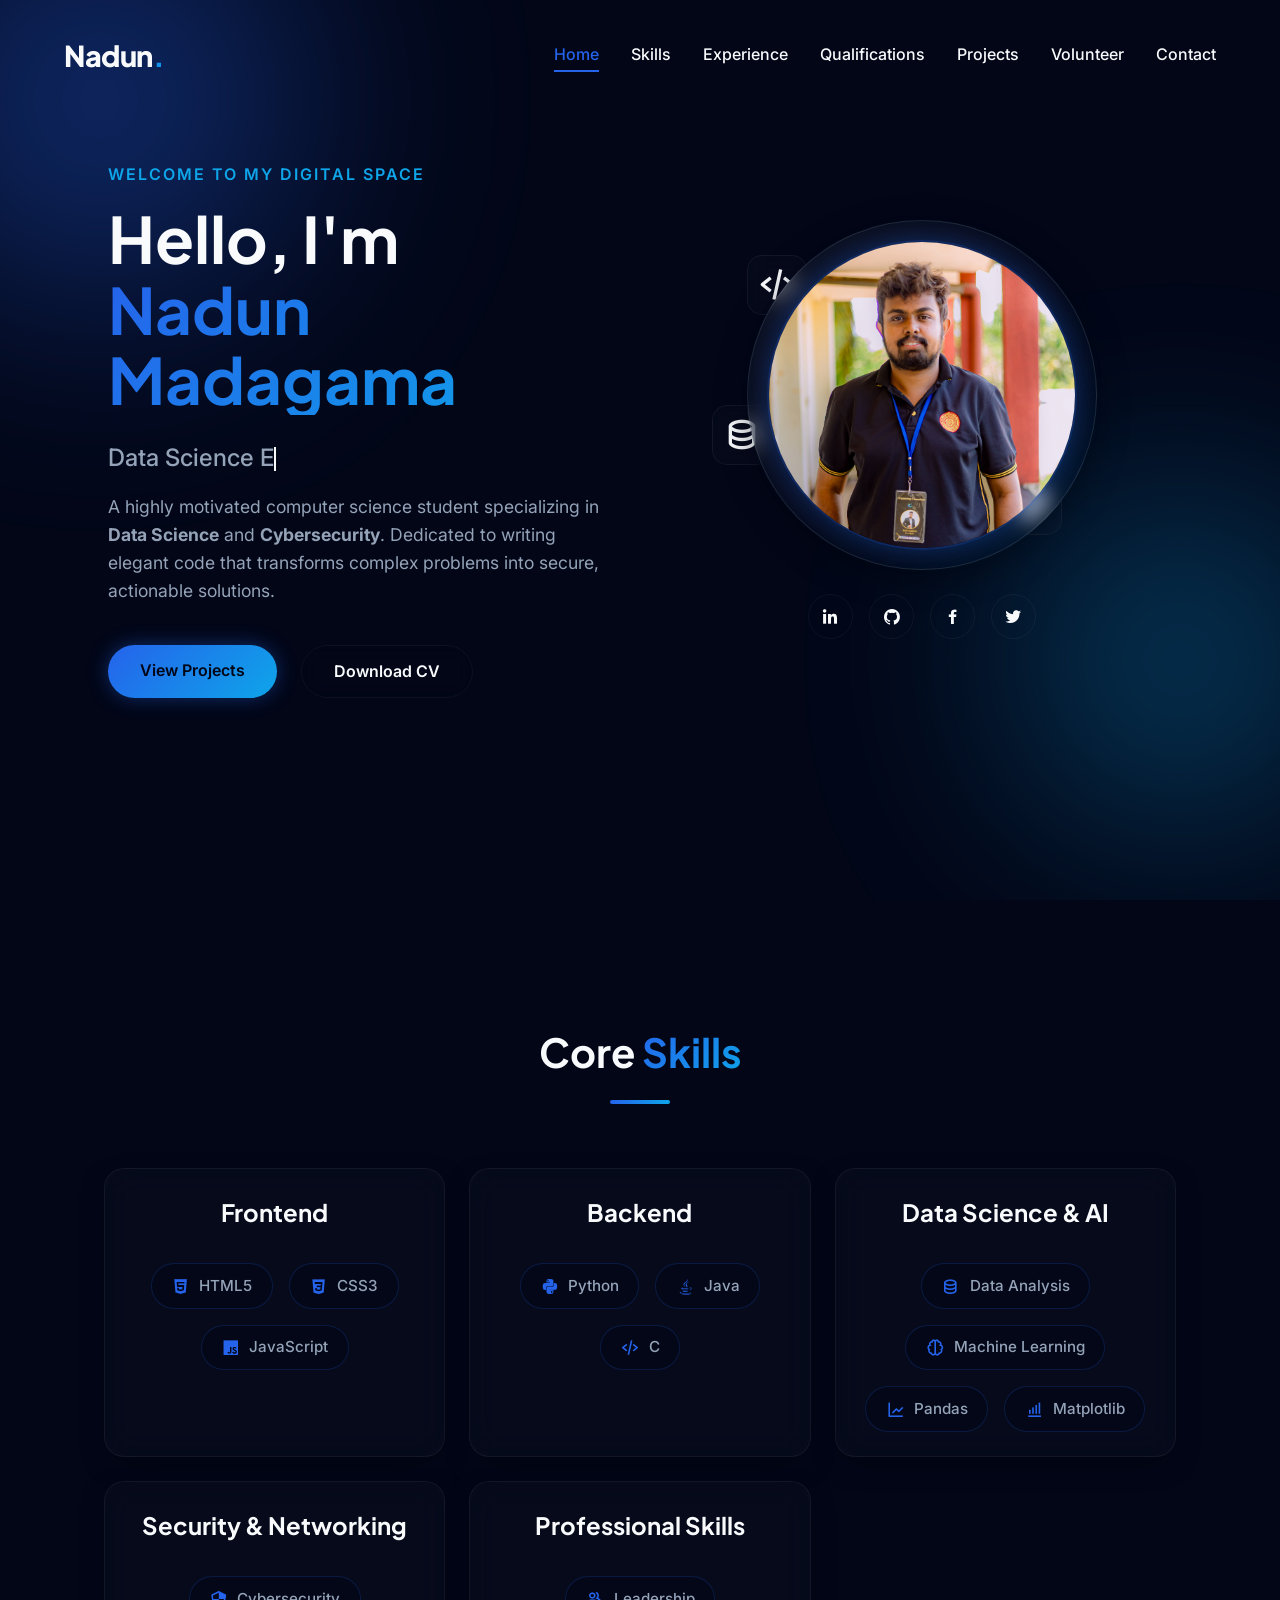
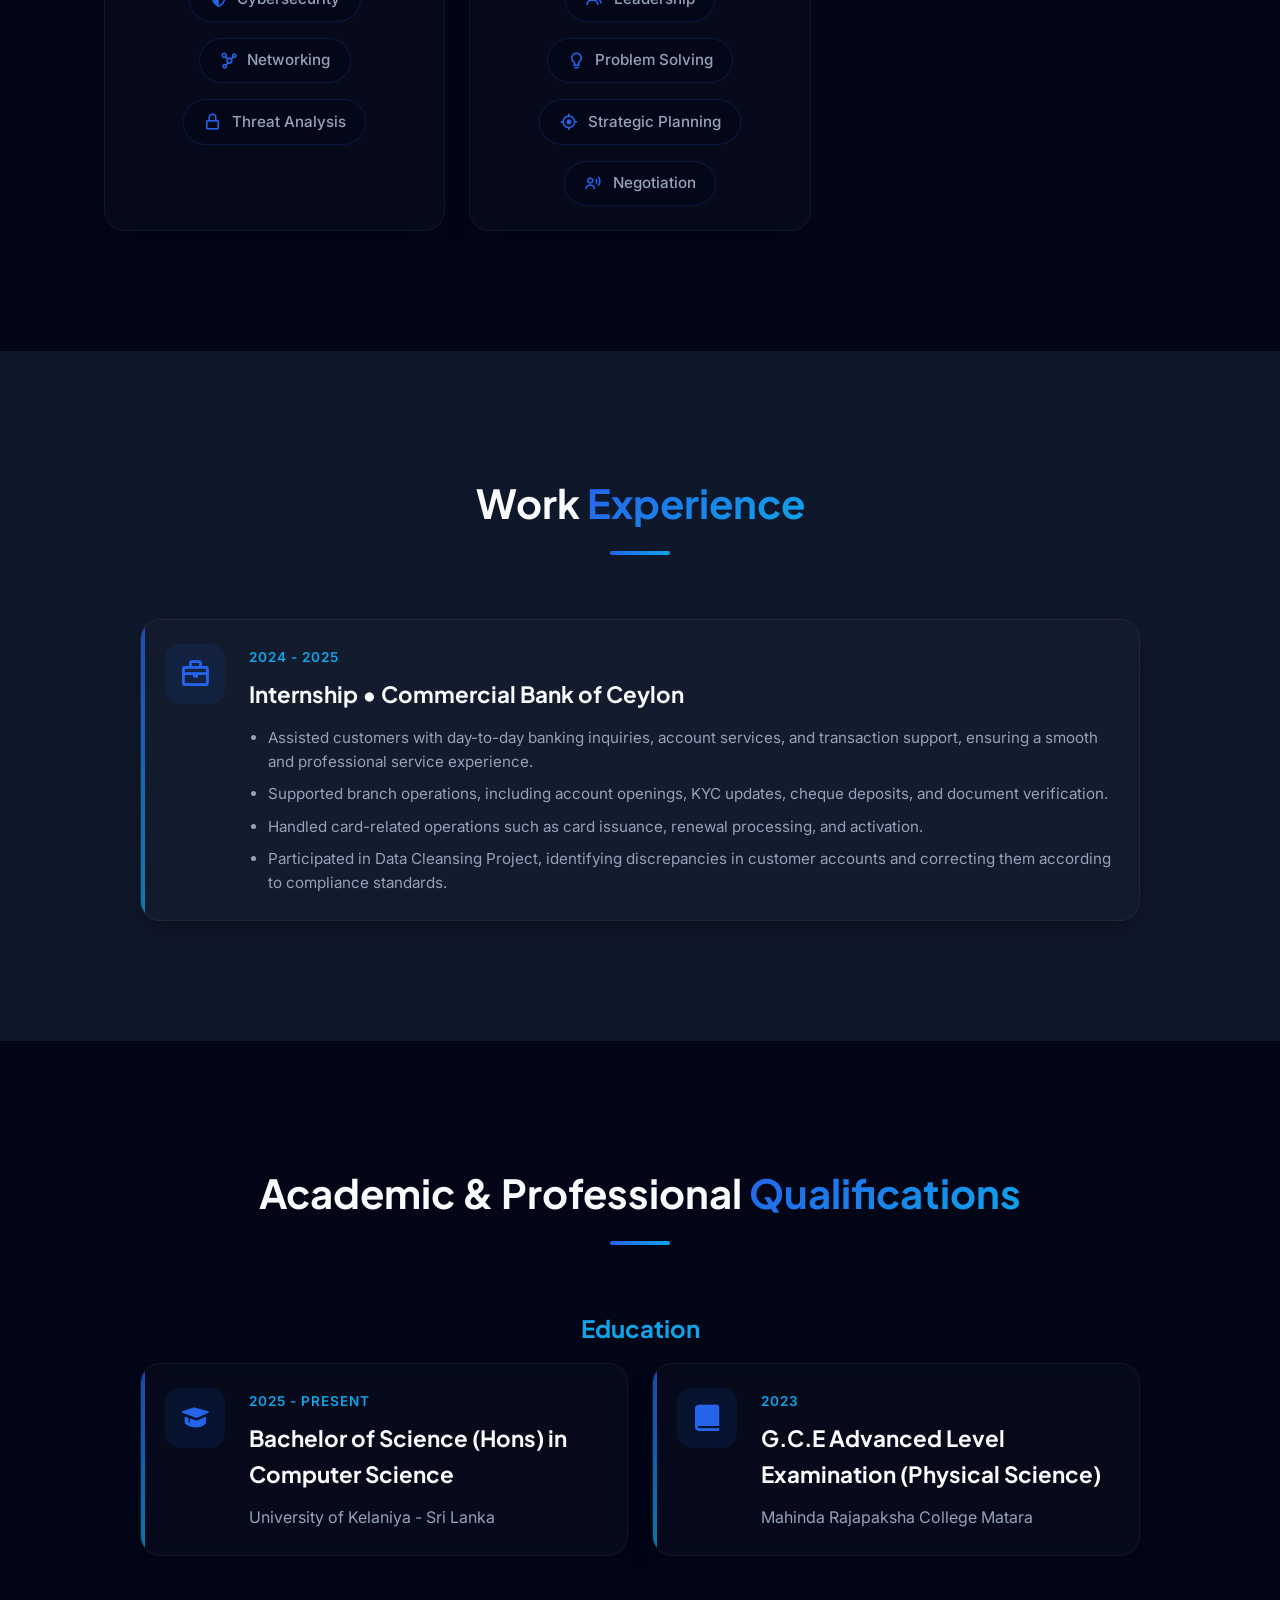
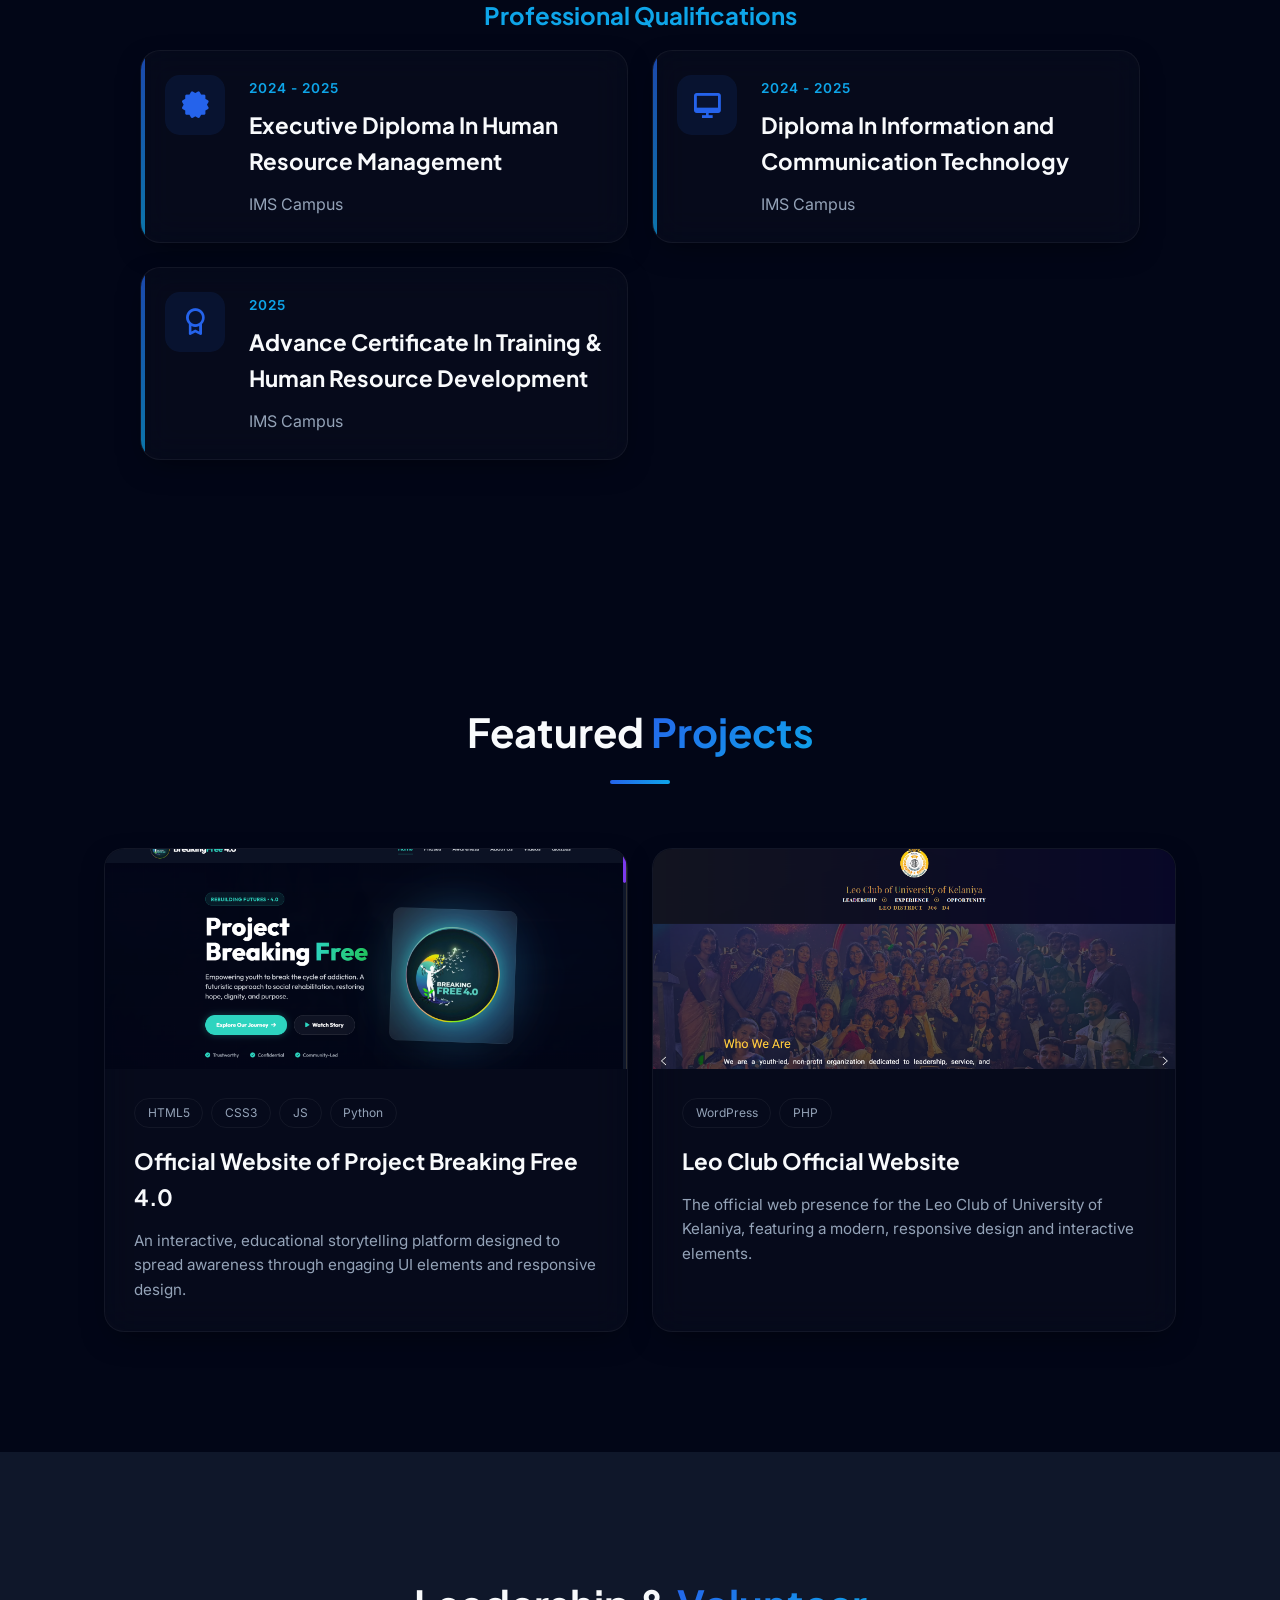
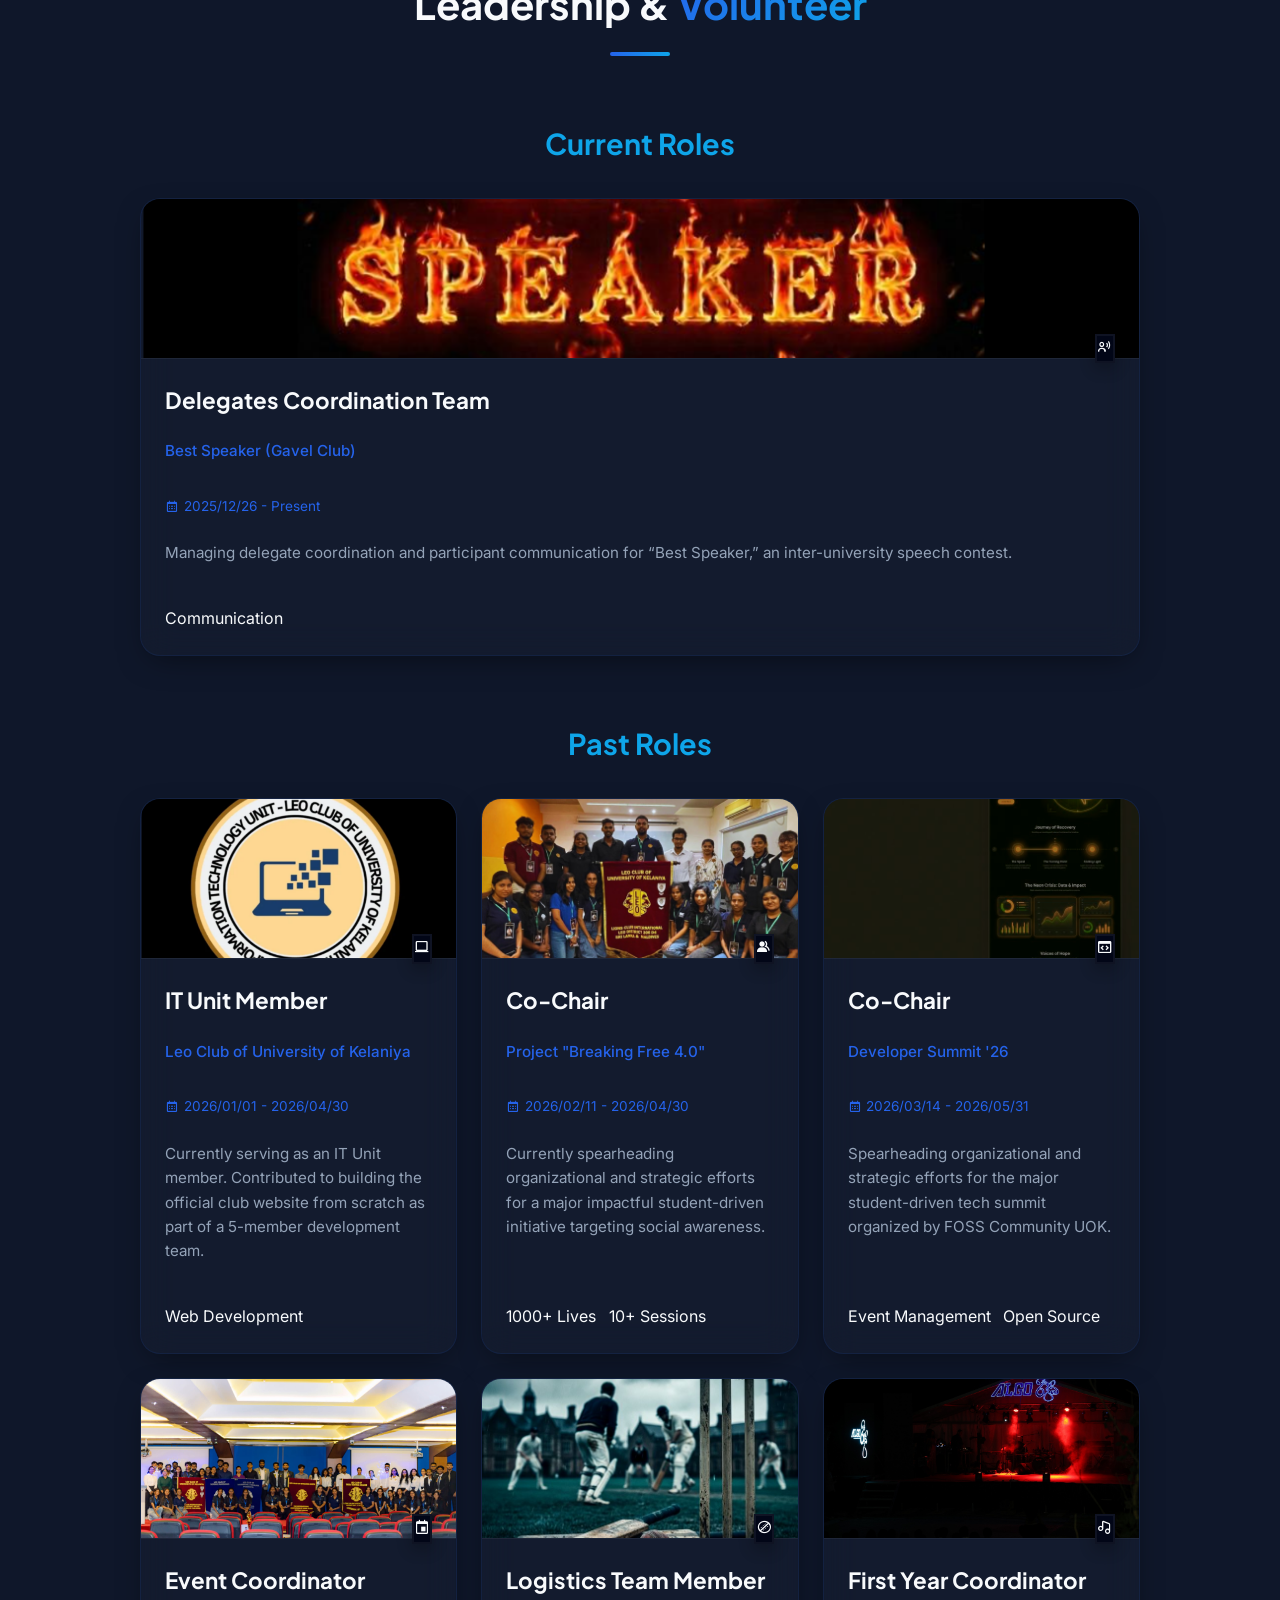
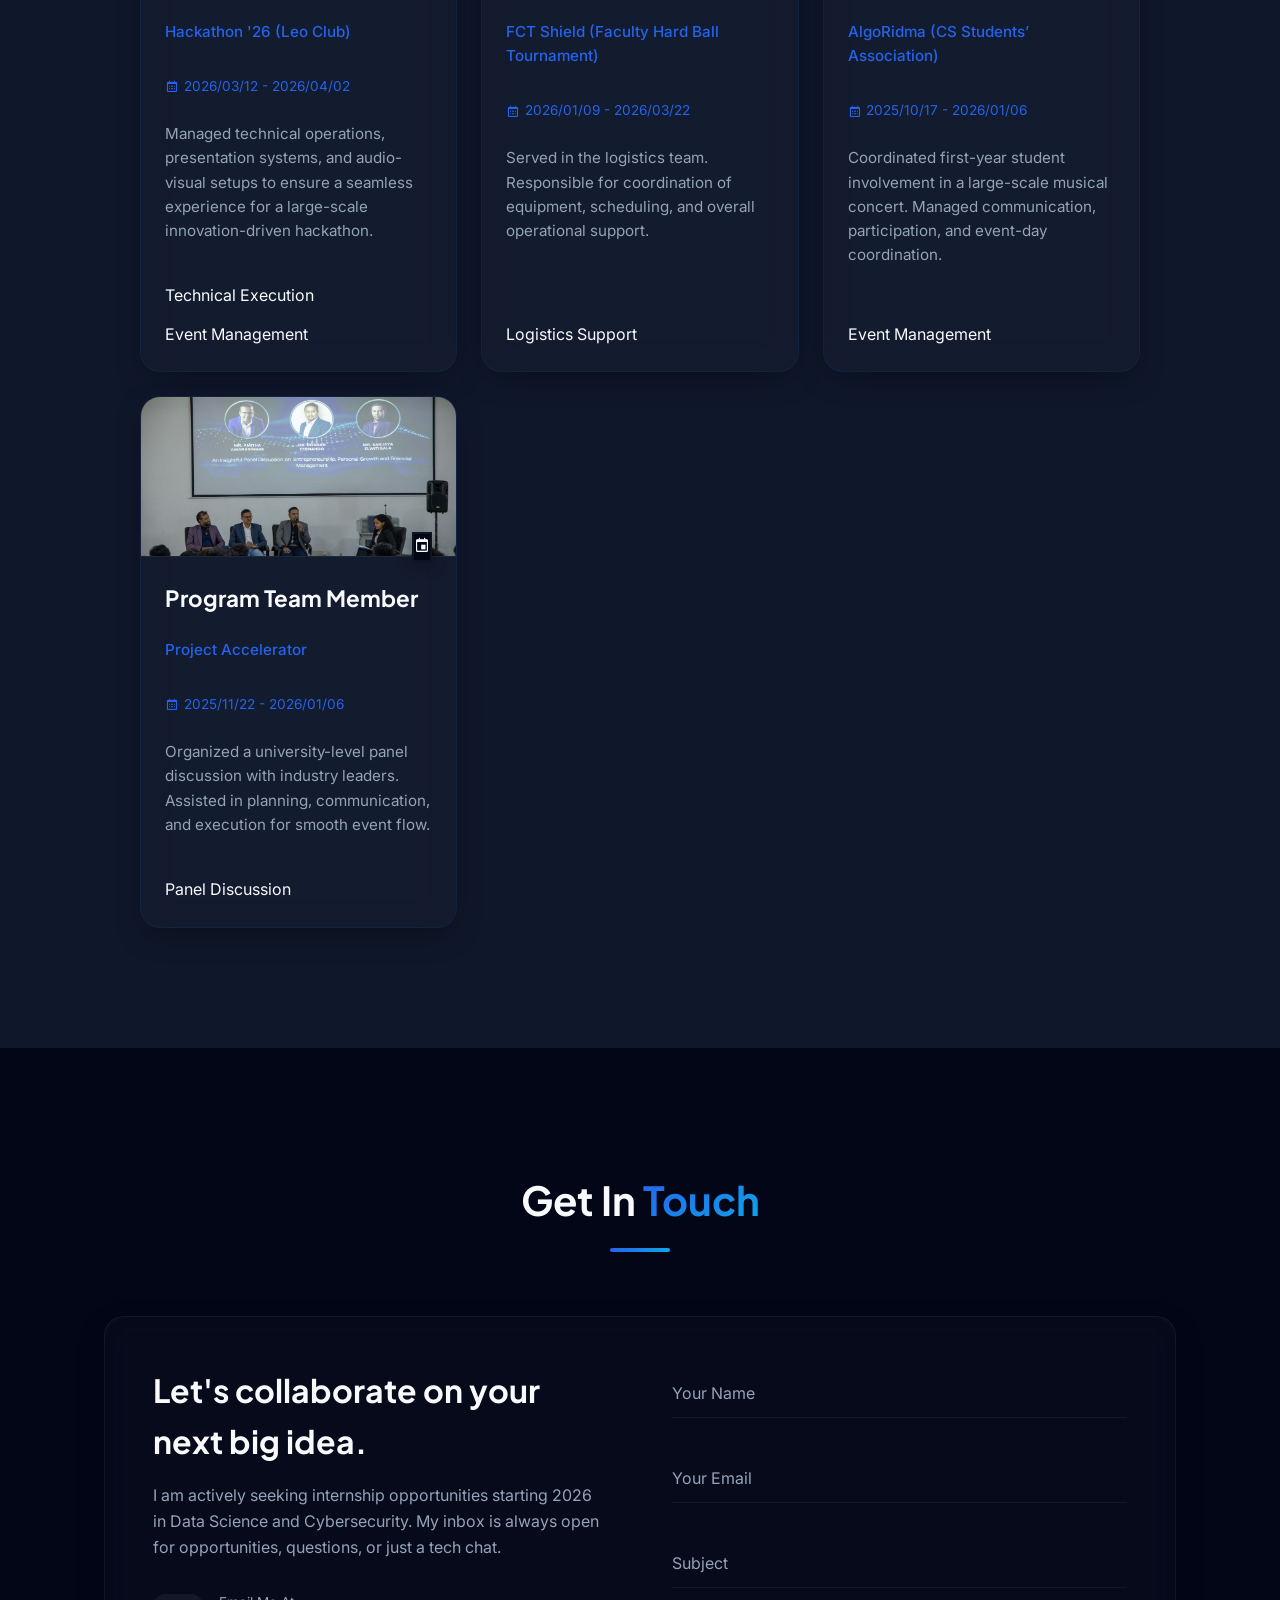
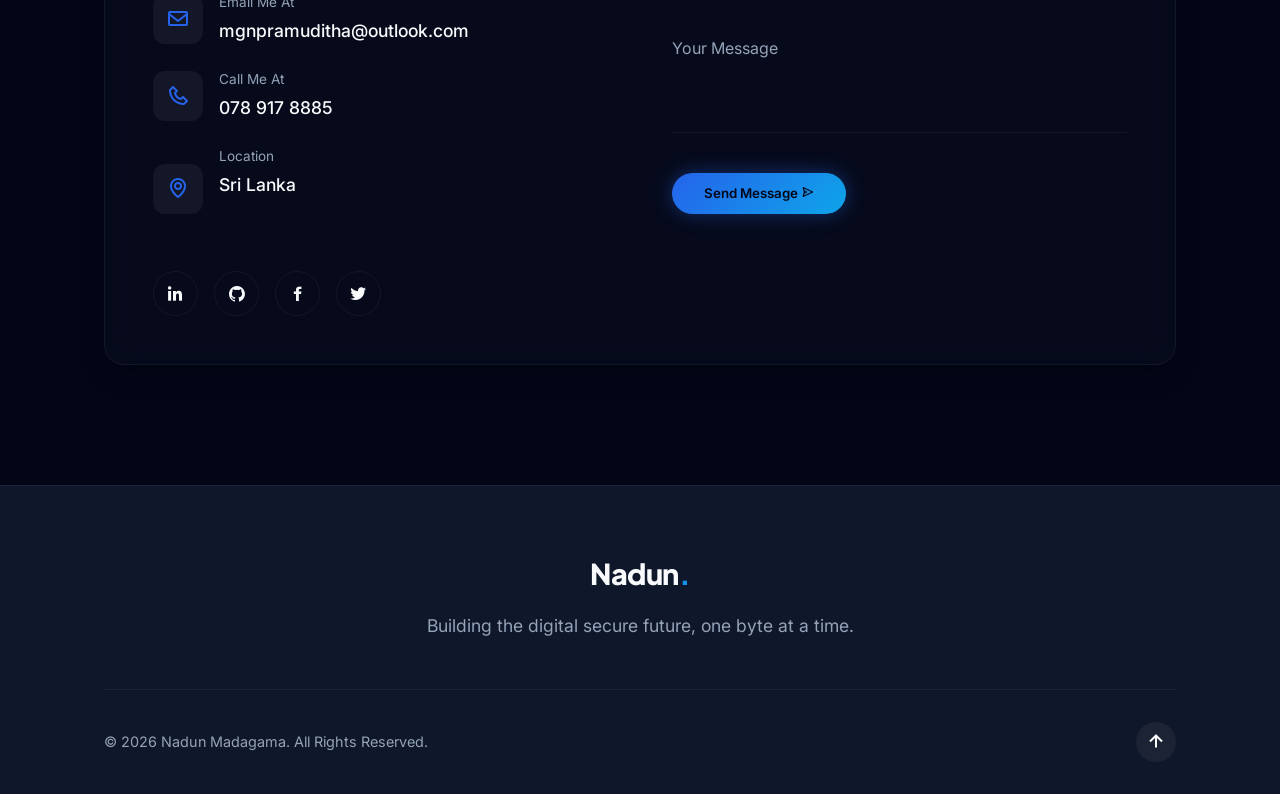
<file: index.html>
<!DOCTYPE html>
<html lang="en">

<head>
    <meta charset="UTF-8">
    <meta name="viewport" content="width=device-width, initial-scale=1.0">
    <title>Nadun Madagama | Portfolio</title>
    <!-- Fonts -->
    <link rel="preconnect" href="https://fonts.googleapis.com">
    <link rel="preconnect" href="https://fonts.gstatic.com" crossorigin>
    <link
        href="https://fonts.googleapis.com/css2?family=Inter:wght@300;400;500;600&family=Plus+Jakarta+Sans:wght@500;600;700;800&display=swap"
        rel="stylesheet">
    <!-- Icons -->
    <link href='https://unpkg.com/boxicons@2.1.4/css/boxicons.min.css' rel='stylesheet'>
    <link rel="stylesheet" href="style.css">
</head>

<body>
    <!-- Scroll Progress -->
    <div class="scroll-progress"></div>

    <header class="header" id="header">
        <a href="#home" class="logo magnetic-btn">Nadun<span class="accent-text">.</span></a>

        <div class="menu-icon" id="menu-icon">
            <i class='bx bx-menu'></i>
        </div>

        <nav class="navbar">
            <a href="#home" class="nav-link active">Home</a>
            <a href="#skills" class="nav-link">Skills</a>
            <a href="#experience" class="nav-link">Experience</a>
            <a href="#qualifications" class="nav-link">Qualifications</a>
            <a href="#projects" class="nav-link">Projects</a>
            <a href="#volunteer" class="nav-link">Volunteer</a>
            <a href="#contact" class="nav-link">Contact</a>
        </nav>
    </header>

    <section id="home" class="hero section">
        <div class="ambient-glow glow-1"></div>
        <div class="ambient-glow glow-2"></div>

        <div class="container hero-container">
            <div class="hero-content">
                <span class="greeting pb-reveal fade-up">Welcome to my digital space</span>
                <h1 class="hero-title pb-reveal fade-up" style="transition-delay: 0.1s">
                    Hello, I'm <br><span class="accent-text typing-name">Nadun Madagama</span>
                </h1>
                <div class="typing-container pb-reveal fade-up" style="transition-delay: 0.2s">
                    <span class="typing-text"></span><span class="typing-cursor"></span>
                </div>
                <p class="hero-desc pb-reveal fade-up" style="transition-delay: 0.3s">
                    A highly motivated computer science student specializing in <strong>Data Science</strong> and
                    <strong>Cybersecurity</strong>. Dedicated to writing elegant code that transforms complex problems
                    into secure, actionable solutions.
                </p>
                <div class="hero-btns pb-reveal fade-up" style="transition-delay: 0.4s">
                    <a href="#projects" class="btn btn-primary magnetic-btn">View Projects</a>
                    <a href="assets/CV Resume.pdf" target="_blank" class="btn btn-secondary magnetic-btn">Download CV</a>
                </div>
            </div>
            <div class="hero-visual pb-reveal scale-in" style="transition-delay: 0.5s">
                <div class="profile-frame tilt-card">
                    <div class="glass-orb">
                        <div class="inner-shape"></div>
                    </div>
                    <img src="assets/myphoto.png" alt="Nadun Madagama" class="hero-profile-img"
                        onerror="this.src='data:image/svg+xml;utf8,<svg xmlns=\'http://www.w3.org/2000/svg\' width=\'100%\' height=\'100%\'><rect width=\'100%\' height=\'100%\' fill=\'#020617\'/></svg>'">
                    <i class='bx bx-code-alt floating-icon icon-1'></i>
                    <i class='bx bx-shield-quarter floating-icon icon-2'></i>
                    <i class='bx bx-data floating-icon icon-3'></i>
                </div>
                <div class="social-links" style="z-index: 10;">
                    <a href="https://www.linkedin.com/in/nadunmadagama" target="_blank"
                        class="social-link magnetic-btn"><i class='bx bxl-linkedin'></i></a>
                    <a href="https://github.com/Nadun-Madagama" target="_blank" class="social-link magnetic-btn"><i
                            class='bx bxl-github'></i></a>
                    <a href="https://www.facebook.com/mgn.pramuditha.3/" target="_blank" class="social-link magnetic-btn"><i
                            class='bx bxl-facebook'></i></a>
                    <a href="https://twitter.com" target="_blank" class="social-link magnetic-btn"><i
                            class='bx bxl-twitter'></i></a>
                </div>
            </div>
        </div>
    </section>



    <section id="skills" class="skills section">
        <div class="container">
            <div class="section-header pb-reveal fade-up">
                <h2 class="section-title">Core <span class="accent-text">Skills</span></h2>
                <div class="section-line"></div>
            </div>

            <div class="skills-container">
                <!-- Frontend -->
                <div class="skill-category-card glass-card tilt-card pb-reveal fade-up" style="transition-delay: 0.1s">
                    <h3 class="category-title">Frontend</h3>
                    <div class="skill-tags">
                        <div class="skill-tag magnetic-btn"><i class='bx bxl-html5'></i> HTML5</div>
                        <div class="skill-tag magnetic-btn"><i class='bx bxl-css3'></i> CSS3</div>
                        <div class="skill-tag magnetic-btn"><i class='bx bxl-javascript'></i> JavaScript</div>
                    </div>
                </div>

                <!-- Backend -->
                <div class="skill-category-card glass-card tilt-card pb-reveal fade-up" style="transition-delay: 0.15s">
                    <h3 class="category-title">Backend</h3>
                    <div class="skill-tags">
                        <div class="skill-tag magnetic-btn"><i class='bx bxl-python'></i> Python</div>
                        <div class="skill-tag magnetic-btn"><i class='bx bxl-java'></i> Java</div>
                        <div class="skill-tag magnetic-btn"><i class='bx bx-code-alt'></i> C</div>
                    </div>
                </div>

                <!-- Data Science & AI -->
                <div class="skill-category-card glass-card tilt-card pb-reveal fade-up" style="transition-delay: 0.2s">
                    <h3 class="category-title">Data Science & AI</h3>
                    <div class="skill-tags">
                        <div class="skill-tag magnetic-btn"><i class='bx bx-data'></i> Data Analysis</div>
                        <div class="skill-tag magnetic-btn"><i class='bx bx-brain'></i> Machine Learning</div>
                        <div class="skill-tag magnetic-btn"><i class='bx bx-line-chart'></i> Pandas</div>
                        <div class="skill-tag magnetic-btn"><i class='bx bx-bar-chart-alt'></i> Matplotlib</div>
                    </div>
                </div>

                <!-- Cybersecurity & Networking -->
                <div class="skill-category-card glass-card tilt-card pb-reveal fade-up" style="transition-delay: 0.3s">
                    <h3 class="category-title">Security & Networking</h3>
                    <div class="skill-tags">
                        <div class="skill-tag magnetic-btn"><i class='bx bx-shield-quarter'></i> Cybersecurity</div>
                        <div class="skill-tag magnetic-btn"><i class='bx bx-network-chart'></i> Networking</div>
                        <div class="skill-tag magnetic-btn"><i class='bx bx-lock-alt'></i> Threat Analysis</div>
                    </div>
                </div>

                <!-- Professional Skills -->
                <div class="skill-category-card glass-card tilt-card pb-reveal fade-up" style="transition-delay: 0.4s">
                    <h3 class="category-title">Professional Skills</h3>
                    <div class="skill-tags">
                        <div class="skill-tag magnetic-btn"><i class='bx bx-group'></i> Leadership</div>
                        <div class="skill-tag magnetic-btn"><i class='bx bx-bulb'></i> Problem Solving</div>
                        <div class="skill-tag magnetic-btn"><i class='bx bx-target-lock'></i> Strategic Planning</div>
                        <div class="skill-tag magnetic-btn"><i class='bx bx-user-voice'></i> Negotiation</div>
                    </div>
                </div>
            </div>
        </div>
    </section>

    <section id="experience" class="experience section bg-alt">
        <div class="container">
            <div class="section-header pb-reveal fade-up">
                <h2 class="section-title">Work <span class="accent-text">Experience</span></h2>
                <div class="section-line"></div>
            </div>

            <div class="qual-grid">
                <!-- Work Experience -->
                <div class="qual-card glass-card tilt-card pb-reveal fade-up" style="transition-delay: 0.1s">
                    <div class="qual-icon"><i class='bx bx-briefcase'></i></div>
                    <div class="qual-content">
                        <span class="qual-date">2024 - 2025</span>
                        <h4>Internship • Commercial Bank of Ceylon</h4>
                        <ul
                            style="color: var(--text-muted); padding-left: 1.2rem; margin-top: 0.8rem; list-style-type: disc; font-size: 0.95rem;">
                            <li style="margin-bottom: 0.5rem;">Assisted customers with day-to-day banking inquiries,
                                account services, and transaction support, ensuring a smooth and professional service
                                experience.</li>
                            <li style="margin-bottom: 0.5rem;">Supported branch operations, including account openings,
                                KYC updates, cheque deposits, and document verification.</li>
                            <li style="margin-bottom: 0.5rem;">Handled card-related operations such as card issuance,
                                renewal processing, and activation.</li>
                            <li>Participated in Data Cleansing Project, identifying discrepancies in customer accounts
                                and correcting them according to compliance standards.</li>
                        </ul>
                    </div>
                </div>
            </div>
        </div>
    </section>

    <section id="qualifications" class="qualifications section">
        <div class="container">
            <div class="section-header pb-reveal fade-up">
                <h2 class="section-title">Academic & Professional <span class="accent-text">Qualifications</span></h2>
                <div class="section-line"></div>
            </div>

            <!-- Education -->
            <h3 class="subsection-title pb-reveal fade-up"
                style="margin-bottom: 1rem; text-align: center; color: var(--secondary-color); font-family: var(--font-heading); font-size: 1.5rem;">
                Education</h3>
            <div class="qual-grid">

                <div class="qual-card glass-card tilt-card pb-reveal fade-up" style="transition-delay: 0.1s">
                    <div class="qual-icon"><i class='bx bxs-graduation'></i></div>
                    <div class="qual-content">
                        <span class="qual-date">2025 - Present</span>
                        <h4>Bachelor of Science (Hons) in Computer Science</h4>
                        <p>University of Kelaniya - Sri Lanka</p>
                    </div>
                </div>

                <div class="qual-card glass-card tilt-card pb-reveal fade-up" style="transition-delay: 0.2s">
                    <div class="qual-icon"><i class='bx bxs-book-alt'></i></div>
                    <div class="qual-content">
                        <span class="qual-date">2023</span>
                        <h4>G.C.E Advanced Level Examination (Physical Science)</h4>
                        <p>Mahinda Rajapaksha College Matara</p>
                    </div>
                </div>

            </div>

            <!-- Professional Qualifications -->
            <h3 class="subsection-title pb-reveal fade-up"
                style="margin-top: 2.5rem; margin-bottom: 1rem; text-align: center; color: var(--secondary-color); font-family: var(--font-heading); font-size: 1.5rem;">
                Professional Qualifications</h3>
            <div class="qual-grid">

                <div class="qual-card glass-card tilt-card pb-reveal fade-up" style="transition-delay: 0.3s">
                    <div class="qual-icon"><i class='bx bxs-certification'></i></div>
                    <div class="qual-content">
                        <span class="qual-date">2024 - 2025</span>
                        <h4>Executive Diploma In Human Resource Management</h4>
                        <p>IMS Campus</p>
                    </div>
                </div>

                <div class="qual-card glass-card tilt-card pb-reveal fade-up" style="transition-delay: 0.4s">
                    <div class="qual-icon"><i class='bx bx-desktop'></i></div>
                    <div class="qual-content">
                        <span class="qual-date">2024 - 2025</span>
                        <h4>Diploma In Information and Communication Technology</h4>
                        <p>IMS Campus</p>
                    </div>
                </div>

                <div class="qual-card glass-card tilt-card pb-reveal fade-up" style="transition-delay: 0.5s">
                    <div class="qual-icon"><i class='bx bx-award'></i></div>
                    <div class="qual-content">
                        <span class="qual-date">2025</span>
                        <h4>Advance Certificate In Training & Human Resource Development</h4>
                        <p>IMS Campus</p>
                    </div>
                </div>
            </div>
        </div>
    </section>

    <section id="projects" class="projects section">
        <div class="container">
            <div class="section-header pb-reveal fade-up">
                <h2 class="section-title">Featured <span class="accent-text">Projects</span></h2>
                <div class="section-line"></div>
            </div>

            <div class="projects-grid">
                <div class="project-card glass-card pb-reveal fade-up" style="transition-delay: 0.1s">
                    <div class="project-img-wrapper">
                        <img src="assets/Project - Breaking Free 4.0 Website/1 Home page.png" alt="Official Website of Project Breaking Free 4.0"
                            onerror="this.style.opacity='0'">
                        <div class="project-overlay">
                            <a href="https://breakingfree.site" target="_blank" class="btn btn-sm btn-secondary magnetic-btn"><i
                                    class='bx bx-link-external'></i> Demo</a>
                            <a href="project-breaking-free.html" class="btn btn-sm btn-secondary magnetic-btn"
                                style="margin-top: 5px;"><i class='bx bx-detail'></i> View Details</a>
                        </div>
                    </div>
                    <div class="project-info">
                        <div class="project-tags">
                            <span>HTML5</span>
                            <span>CSS3</span>
                            <span>JS</span>
                            <span>Python</span>
                        </div>
                        <h3>Official Website of Project Breaking Free 4.0</h3>
                        <p>An interactive, educational storytelling platform designed to spread awareness through
                            engaging UI elements and responsive design.</p>
                    </div>
                </div>


                <div class="project-card glass-card pb-reveal fade-up" style="transition-delay: 0.2s">
                    <div class="project-img-wrapper">
                        <img src="assets/IT Unit/01.png" alt="Leo Club Official Website" onerror="this.style.opacity='0'">
                        <div class="project-overlay">
                            <a href="https://uokleos.org" target="_blank" class="btn btn-sm btn-secondary magnetic-btn"><i
                                    class='bx bx-link-external'></i> Demo</a>
                            <a href="project-leoclub.html" class="btn btn-sm btn-secondary magnetic-btn"
                                style="margin-top: 5px;"><i class='bx bx-detail'></i> View Details</a>
                        </div>
                    </div>
                    <div class="project-info">
                        <div class="project-tags">
                            <span>WordPress</span>
                            <span>PHP</span>
                        </div>
                        <h3>Leo Club Official Website</h3>
                        <p>The official web presence for the Leo Club of University of Kelaniya, featuring a modern, responsive design and interactive elements.</p>
                    </div>
                </div>
            </div>
        </div>
    </section>

    <section id="volunteer" class="volunteer section bg-alt">
        <div class="container">
            <div class="section-header pb-reveal fade-up">
                <h2 class="section-title">Leadership & <span class="accent-text">Volunteer</span></h2>
                <div class="section-line"></div>
            </div>

            <h3 class="subsection-title pb-reveal fade-up"
                style="margin-bottom: 2rem; text-align: center; color: var(--secondary-color); font-size: 1.8rem;">
                Current Roles</h3>
            <div class="volunteer-grid">
                <!-- Role: Developer Summit 26 -->
                <a href="volunteer-devsummit.html" class="auto-archive-role" data-end-date="2026-05-31"
                    style="text-decoration: none; color: inherit; display: block;">
                    <div class="volunteer-card glass-card tilt-card pb-reveal fade-up" style="transition-delay: 0.1s">
                        <div class="volunteer-img-wrapper">
                            <img src="assets/project1.png" alt="Developer Summit"
                                style="filter: hue-rotate(220deg) brightness(0.6);">
                        </div>
                        <div class="volunteer-icon"><i class='bx bx-code-block'></i></div>
                        <div class="volunteer-content-wrap">
                            <h3>Co-Chair</h3>
                            <p class="volunteer-project">Developer Summit '26</p>
                            <span
                                style="font-size: 0.85rem; color: var(--main-color); margin-bottom: 0.5rem; display: flex; align-items: center; gap: 0.3rem;"><i
                                    class='bx bx-calendar'></i> 2026/03/14 - Present</span>
                            <p class="volunteer-desc">Spearheading organizational and strategic efforts for the major
                                student-driven tech summit organized by FOSS Community UOK.</p>
                            <div class="volunteer-stats">
                                <span class="badge">Event Management</span>
                                <span class="badge">Open Source</span>
                            </div>
                        </div>
                    </div>
                </a>



                <!-- Role 1: Project Breaking Free -->
                <a href="volunteer-cochair.html" class="auto-archive-role" data-end-date="2026-04-30"
                    style="text-decoration: none; color: inherit; display: block;">
                    <div class="volunteer-card glass-card tilt-card pb-reveal fade-up" style="transition-delay: 0.3s">
                        <div class="volunteer-img-wrapper">
                            <img src="assets/Breaking Free 4.0/BreakingFree01.jpg" alt="Project Breaking Free 4.0">
                        </div>
                        <div class="volunteer-icon"><i class='bx bxs-group'></i></div>
                        <div class="volunteer-content-wrap">
                            <h3>Co-Chair</h3>
                            <p class="volunteer-project">Project "Breaking Free 4.0"</p>
                            <span
                                style="font-size: 0.85rem; color: var(--main-color); margin-bottom: 0.5rem; display: flex; align-items: center; gap: 0.3rem;"><i
                                    class='bx bx-calendar'></i> 2026/02/11 - Present</span>
                            <p class="volunteer-desc">Currently spearheading organizational and strategic efforts for a
                                major impactful student-driven initiative targeting social awareness.</p>
                            <div class="volunteer-stats">
                                <span class="badge">1000+ Lives</span>
                                <span class="badge">10+ Sessions</span>
                            </div>
                        </div>
                    </div>
                </a>

                <!-- Role 2: IT Unit Member -->
                <a href="volunteer-itunit.html" class="auto-archive-role" data-end-date="2026-04-30"
                    style="text-decoration: none; color: inherit; display: block;">
                    <div class="volunteer-card glass-card tilt-card pb-reveal fade-up" style="transition-delay: 0.4s">
                        <div class="volunteer-img-wrapper">
                            <img src="assets/event-itunit.png" alt="IT Unit">
                        </div>
                        <div class="volunteer-icon"><i class='bx bx-laptop'></i></div>
                        <div class="volunteer-content-wrap">
                            <h3>IT Unit Member</h3>
                            <p class="volunteer-project">Leo Club of University of Kelaniya</p>
                            <span
                                style="font-size: 0.85rem; color: var(--main-color); margin-bottom: 0.5rem; display: flex; align-items: center; gap: 0.3rem;"><i
                                    class='bx bx-calendar'></i> 2026/01/01 - Present</span>
                            <p class="volunteer-desc">Currently serving as an IT Unit member. Contributed to building
                                the official club website from scratch as part of a 5-member development team.</p>
                            <div class="volunteer-stats">
                                <span class="badge">Web Development</span>
                            </div>
                        </div>
                    </div>
                </a>

                <!-- Role 5: Delegates Coordination -->
                <a href="volunteer-bestspeaker.html" style="text-decoration: none; color: inherit; display: block;">
                    <div class="volunteer-card glass-card tilt-card pb-reveal fade-up" style="transition-delay: 0.5s">
                        <div class="volunteer-img-wrapper">
                            <img src="assets/event-bestspeaker.png" alt="Best Speaker">
                        </div>
                        <div class="volunteer-icon"><i class='bx bx-user-voice'></i></div>
                        <div class="volunteer-content-wrap">
                            <h3>Delegates Coordination Team</h3>
                            <p class="volunteer-project">Best Speaker (Gavel Club)</p>
                            <span
                                style="font-size: 0.85rem; color: var(--main-color); margin-bottom: 0.5rem; display: flex; align-items: center; gap: 0.3rem;"><i
                                    class='bx bx-calendar'></i> 2025/12/26 - Present</span>
                            <p class="volunteer-desc">Managing delegate coordination and participant communication for
                                “Best Speaker,” an inter-university speech contest.</p>
                            <div class="volunteer-stats">
                                <span class="badge">Communication</span>
                            </div>
                        </div>
                    </div>
                </a>
            </div>

            <h3 class="subsection-title pb-reveal fade-up"
                style="margin-top: 4rem; margin-bottom: 2rem; text-align: center; color: var(--secondary-color); font-size: 1.8rem;">
                Past Roles</h3>
            <div class="volunteer-grid">
                <!-- Role: Hackathon 26 -->
                <a href="volunteer-hackathon.html" style="text-decoration: none; color: inherit; display: block;">
                    <div class="volunteer-card glass-card tilt-card pb-reveal fade-up" style="transition-delay: 0.1s">
                        <div class="volunteer-img-wrapper">
                            <img src="assets/Hackthon'26/hackthon1.jpg" alt="Hackathon '26">
                        </div>
                        <div class="volunteer-icon"><i class='bx bx-calendar-event'></i></div>
                        <div class="volunteer-content-wrap">
                            <h3>Event Coordinator</h3>
                            <p class="volunteer-project">Hackathon '26 (Leo Club)</p>
                            <span
                                style="font-size: 0.85rem; color: var(--main-color); margin-bottom: 0.5rem; display: flex; align-items: center; gap: 0.3rem;"><i
                                    class='bx bx-calendar'></i> 2026/03/12 - 2026/04/02</span>
                            <p class="volunteer-desc">Managed technical operations, presentation systems, and
                                audio-visual setups to ensure a seamless experience for a large-scale innovation-driven
                                hackathon.</p>
                            <div class="volunteer-stats">
                                <span class="badge">Technical Execution</span>
                                <span class="badge">Event Management</span>
                            </div>
                        </div>
                    </div>
                </a>

                <!-- Role 4: Logistics Team Member -->
                <a href="volunteer-fctshield.html" style="text-decoration: none; color: inherit; display: block;">
                    <div class="volunteer-card glass-card tilt-card pb-reveal fade-up" style="transition-delay: 0.2s">
                        <div class="volunteer-img-wrapper">
                            <img src="assets/event-fctshield.png" alt="FCT Shield">
                        </div>
                        <div class="volunteer-icon"><i class='bx bx-cricket-ball'></i></div>
                        <div class="volunteer-content-wrap">
                            <h3>Logistics Team Member</h3>
                            <p class="volunteer-project">FCT Shield (Faculty Hard Ball Tournament)</p>
                            <span
                                style="font-size: 0.85rem; color: var(--main-color); margin-bottom: 0.5rem; display: flex; align-items: center; gap: 0.3rem;"><i
                                    class='bx bx-calendar'></i> 2026/01/09 - 2026/03/22</span>
                            <p class="volunteer-desc">Served in the logistics team. Responsible for
                                coordination of equipment, scheduling, and overall operational support.</p>
                            <div class="volunteer-stats">
                                <span class="badge">Logistics Support</span>
                            </div>
                        </div>
                    </div>
                </a>

                <!-- Role 3: First Year Coordinator -->
                <a href="volunteer-algoridma.html" style="text-decoration: none; color: inherit; display: block;">
                    <div class="volunteer-card glass-card tilt-card pb-reveal fade-up" style="transition-delay: 0.3s">
                        <div class="volunteer-img-wrapper">
                            <img src="assets/event-algoridma.png" alt="AlgoRidma">
                        </div>
                        <div class="volunteer-icon"><i class='bx bx-music'></i></div>
                        <div class="volunteer-content-wrap">
                            <h3>First Year Coordinator</h3>
                            <p class="volunteer-project">AlgoRidma (CS Students’ Association)</p>
                            <span
                                style="font-size: 0.85rem; color: var(--main-color); margin-bottom: 0.5rem; display: flex; align-items: center; gap: 0.3rem;"><i
                                    class='bx bx-calendar'></i> 2025/10/17 - 2026/01/06</span>
                            <p class="volunteer-desc">Coordinated first-year student involvement in a large-scale
                                musical concert. Managed communication, participation, and event-day coordination.</p>
                            <div class="volunteer-stats">
                                <span class="badge">Event Management</span>
                            </div>
                        </div>
                    </div>
                </a>

                <!-- Role 6: Program Team Member -->
                <a href="volunteer-accelerator.html" style="text-decoration: none; color: inherit; display: block;">
                    <div class="volunteer-card glass-card tilt-card pb-reveal fade-up" style="transition-delay: 0.4s">
                        <div class="volunteer-img-wrapper">
                            <img src="assets/event-accelerator.png" alt="Project Accelerator">
                        </div>
                        <div class="volunteer-icon"><i class='bx bx-calendar-event'></i></div>
                        <div class="volunteer-content-wrap">
                            <h3>Program Team Member</h3>
                            <p class="volunteer-project">Project Accelerator</p>
                            <span
                                style="font-size: 0.85rem; color: var(--main-color); margin-bottom: 0.5rem; display: flex; align-items: center; gap: 0.3rem;"><i
                                    class='bx bx-calendar'></i> 2025/11/22 - 2026/01/06</span>
                            <p class="volunteer-desc">Organized a university-level panel discussion with industry
                                leaders. Assisted in planning, communication, and execution for smooth event flow.</p>
                            <div class="volunteer-stats">
                                <span class="badge">Panel Discussion</span>
                            </div>
                        </div>
                    </div>
                </a>
            </div>
        </div>
    </section>

    <section id="contact" class="contact section">
        <div class="container">
            <div class="section-header pb-reveal fade-up">
                <h2 class="section-title">Get In <span class="accent-text">Touch</span></h2>
                <div class="section-line"></div>
            </div>

            <div class="contact-wrapper glass-card pb-reveal fade-up">
                <div class="contact-info">
                    <h3>Let's collaborate on your next big idea.</h3>
                    <p>I am actively seeking internship opportunities starting 2026 in Data Science and Cybersecurity.
                        My inbox is always open for opportunities, questions, or just a tech chat.</p>

                    <div class="contact-details">
                        <div class="contact-item">
                            <div class="contact-icon"><i class='bx bx-envelope'></i></div>
                            <div class="contact-text">
                                <span>Email Me At</span>
                                <a href="mailto:mgnpramuditha@outlook.com">mgnpramuditha@outlook.com</a>
                            </div>
                        </div>
                        <div class="contact-item">
                            <div class="contact-icon"><i class='bx bx-phone'></i></div>
                            <div class="contact-text">
                                <span>Call Me At</span>
                                <a href="tel:+94789178885">078 917 8885</a>
                            </div>
                        </div>
                        <div class="contact-item">
                            <div class="contact-icon"><i class='bx bx-map'></i></div>
                            <div class="contact-text">
                                <span>Location</span>
                                <p>Sri Lanka</p>
                            </div>
                        </div>
                    </div>

                    <div class="social-links">
                        <a href="https://www.linkedin.com/in/nadunmadagama" target="_blank"
                            class="social-link magnetic-btn"><i class='bx bxl-linkedin'></i></a>
                        <a href="https://github.com/Nadun-Madagama" target="_blank" class="social-link magnetic-btn"><i
                                class='bx bxl-github'></i></a>
                        <a href="https://www.facebook.com/mgn.pramuditha.3/" target="_blank"
                            class="social-link magnetic-btn"><i class='bx bxl-facebook'></i></a>
                        <a href="#" class="social-link magnetic-btn"><i class='bx bxl-twitter'></i></a>
                    </div>
                </div>

                <form class="contact-form" id="contact-form">
                    <div class="input-group">
                        <input type="text" id="name" required placeholder=" ">
                        <label for="name">Your Name</label>
                        <div class="input-line"></div>
                    </div>
                    <div class="input-group">
                        <input type="email" id="email" required placeholder=" ">
                        <label for="email">Your Email</label>
                        <div class="input-line"></div>
                    </div>
                    <div class="input-group">
                        <input type="text" id="subject" required placeholder=" ">
                        <label for="subject">Subject</label>
                        <div class="input-line"></div>
                    </div>
                    <div class="input-group">
                        <textarea id="message" rows="4" required placeholder=" "></textarea>
                        <label for="message">Your Message</label>
                        <div class="input-line"></div>
                    </div>
                    <button type="submit" class="btn btn-primary btn-submit magnetic-btn">
                        <span>Send Message</span> <i class='bx bx-send'></i>
                        <div class="btn-loader"></div>
                    </button>
                    <div class="form-messages">
                        <p class="success-message" id="success-message"><i class='bx bx-check-circle'></i> Message sent
                            successfully!</p>
                    </div>
                </form>
            </div>
        </div>
    </section>

    <footer class="footer">
        <div class="container footer-container">
            <div class="footer-top">
                <a href="#home" class="logo">Nadun<span class="accent-text">.</span></a>
                <p>Building the digital secure future, one byte at a time.</p>
            </div>
            <div class="footer-bottom">
                <p>&copy; 2026 Nadun Madagama. All Rights Reserved.</p>
                <a href="#home" class="back-to-top magnetic-btn">
                    <i class='bx bx-up-arrow-alt'></i>
                </a>
            </div>
        </div>
    </footer>

    <script src="script.js"></script>
</body>

</html>
</file>
<file: style.css>
:root {
    /* Color Palette */
    --bg-color: #020617;
    /* Deep navy */
    --bg-color-alt: #0f172a;
    /* Darker navy */
    --text-color: #f8fafc;
    /* Whiteish */
    --text-muted: #94a3b8;
    /* Slate gray */
    --main-color: #2563eb;
    --main-color-rgb: 37, 99, 235;
    /* Neon blue */
    --secondary-color: #0ea5e9;
    --secondary-color-rgb: 14, 165, 233;
    /* Cyan */
    --dark-glass: rgba(2, 6, 23, 0.7);
    --glass-bg: rgba(255, 255, 255, 0.02);
    --glass-border: rgba(255, 255, 255, 0.05);
    --glass-hover: rgba(255, 255, 255, 0.08);

    /* Typography */
    --font-primary: 'Inter', sans-serif;
    --font-heading: 'Plus Jakarta Sans', sans-serif;

    /* Spacing & Transitions */
    --section-spacing: 120px;
    --transition: all 0.3s cubic-bezier(0.25, 0.8, 0.25, 1);
}

/* Base Reset */
* {
    margin: 0;
    padding: 0;
    box-sizing: border-box;
}

html {
    scroll-behavior: smooth;
}

body {
    background-color: var(--bg-color);
    color: var(--text-color);
    font-family: var(--font-primary);
    line-height: 1.6;
    overflow-x: hidden;
    /* Custom cursor */
}

h1,
h2,
h3,
h4,
h5,
h6,
.logo {
    font-family: var(--font-heading);
    color: var(--text-color);
    font-weight: 700;
}

a {
    text-decoration: none;
    color: var(--text-color);
}

ul {
    list-style: none;
}

button {
    font-family: var(--font-primary);
}

/* Custom Scrollbar */
::-webkit-scrollbar {
    width: 8px;
}

::-webkit-scrollbar-track {
    background: var(--bg-color-alt);
}

::-webkit-scrollbar-thumb {
    background: var(--glass-border);
    border-radius: 4px;
}

::-webkit-scrollbar-thumb:hover {
    background: var(--main-color);
}

/* (Custom Cursor CSS Removed) */

/* Scroll Progress */
.scroll-progress {
    position: fixed;
    top: 0;
    left: 0;
    width: 0%;
    height: 3px;
    background: linear-gradient(90deg, var(--main-color), var(--secondary-color));
    z-index: 10001;
    box-shadow: 0 0 10px var(--main-color);
}

/* Utility Classes */
.container {
    max-width: 1200px;
    margin: 0 auto;
    padding: 0 5%;
}

.section {
    padding: var(--section-spacing) 0;
}

.bg-alt {
    background-color: var(--bg-color-alt);
}

.accent-text {
    background: linear-gradient(135deg, var(--main-color), var(--secondary-color));
    -webkit-background-clip: text;
    background-clip: text;
    -webkit-text-fill-color: transparent;
    display: inline-block;
}

.glass-card {
    background: var(--glass-bg);
    backdrop-filter: blur(16px);
    -webkit-backdrop-filter: blur(16px);
    border: 1px solid var(--glass-border);
    border-radius: 20px;
    padding: 2.5rem;
    box-shadow: 0 10px 30px -10px rgba(0, 0, 0, 0.5);
    transition: var(--transition);
}

.glass-card:hover {
    background: var(--glass-hover);
    border-color: rgba(255, 255, 255, 0.1);
    box-shadow: 0 20px 40px -10px rgba(0, 0, 0, 0.7);
}

/* Buttons */
.btn {
    display: inline-flex;
    align-items: center;
    gap: 0.5rem;
    padding: 0.8rem 2rem;
    border-radius: 50px;
    font-weight: 600;
    transition: var(--transition);
    position: relative;
    overflow: hidden;
    z-index: 1;
    border: none;
    outline: none;
}

.btn-primary {
    background: linear-gradient(135deg, var(--main-color), var(--secondary-color));
    color: #020617;
    box-shadow: 0 0 20px rgba(var(--main-color-rgb), 0.4);
}

.btn-primary:hover {
    box-shadow: 0 0 30px rgba(var(--main-color-rgb), 0.6);
}

.btn-secondary {
    background: transparent;
    color: var(--text-color);
    border: 1px solid var(--glass-border);
    backdrop-filter: blur(10px);
}

.btn-secondary:hover {
    background: var(--glass-hover);
    border-color: var(--main-color);
    color: var(--main-color);
}

.btn-sm {
    padding: 0.5rem 1rem;
    font-size: 0.85rem;
}

.magnetic-btn {
    display: inline-block;
}

/* Section Headers */
.section-header {
    text-align: center;
    margin-bottom: 4rem;
    display: flex;
    flex-direction: column;
    align-items: center;
}

.section-title {
    font-size: 2.5rem;
    margin-bottom: 1rem;
}

.section-line {
    width: 60px;
    height: 4px;
    background: linear-gradient(90deg, var(--main-color), var(--secondary-color));
    border-radius: 4px;
}

/* Animations (Intersection Observer) */
.pb-reveal {
    opacity: 0;
    transition: opacity 0.8s cubic-bezier(0.5, 0, 0, 1), transform 0.8s cubic-bezier(0.5, 0, 0, 1);
}

.pb-reveal.fade-up {
    transform: translateY(40px);
}

.pb-reveal.fade-up.active {
    opacity: 1;
    transform: translateY(0);
}

.pb-reveal.fade-left {
    transform: translateX(40px);
}

.pb-reveal.fade-left.active {
    opacity: 1;
    transform: translateX(0);
}

.pb-reveal.fade-right {
    transform: translateX(-40px);
}

.pb-reveal.fade-right.active {
    opacity: 1;
    transform: translateX(0);
}

.pb-reveal.scale-in {
    transform: scale(0.9);
}

.pb-reveal.scale-in.active {
    opacity: 1;
    transform: scale(1);
}

/* Navbar */
.header {
    position: fixed;
    top: 0;
    left: 0;
    width: 100%;
    padding: 2rem 5%;
    display: flex;
    justify-content: space-between;
    align-items: center;
    z-index: 1000;
    transition: 0.4s ease;
}

.header.scrolled {
    padding: 1rem 5%;
    background: var(--dark-glass);
    backdrop-filter: blur(12px);
    -webkit-backdrop-filter: blur(12px);
    border-bottom: 1px solid var(--glass-border);
}

.logo {
    font-size: 1.8rem;
    font-weight: 800;
    letter-spacing: -0.5px;
}

.navbar {
    display: flex;
    gap: 2rem;
}

.nav-link {
    font-size: 1rem;
    font-weight: 500;
    color: var(--text-color);
    position: relative;
    transition: var(--transition);
}

.nav-link::after {
    content: '';
    position: absolute;
    bottom: -4px;
    left: 0;
    width: 0%;
    height: 2px;
    background: var(--main-color);
    transition: 0.3s ease;
}

.nav-link:hover::after,
.nav-link.active::after {
    width: 100%;
}

.nav-link:hover,
.nav-link.active {
    color: var(--main-color);
}

.menu-icon {
    font-size: 2rem;
    display: none;
    z-index: 1001;
}

/* Hero Section */
.hero {
    height: 100vh;
    min-height: 700px;
    display: flex;
    align-items: center;
    position: relative;
    overflow: hidden;
    padding-top: 80px;
}

.ambient-glow {
    position: absolute;
    border-radius: 50%;
    filter: blur(120px);
    opacity: 0.4;
    z-index: 0;
    animation: drift 10s infinite alternate linear;
}

.glow-1 {
    width: 400px;
    height: 400px;
    background: var(--main-color);
    top: -100px;
    left: -100px;
}

.glow-2 {
    width: 300px;
    height: 300px;
    background: var(--secondary-color);
    bottom: 10%;
    right: -50px;
    animation-delay: -5s;
}

@keyframes drift {
    0% {
        transform: translate(0, 0);
    }

    100% {
        transform: translate(40px, 40px);
    }
}

.hero-container {
    display: flex;
    align-items: center;
    justify-content: space-between;
    gap: 4rem;
    position: relative;
    z-index: 1;
}

.hero-content {
    flex: 1;
    max-width: 650px;
}

.greeting {
    display: inline-block;
    font-size: 1rem;
    font-weight: 600;
    color: var(--secondary-color);
    text-transform: uppercase;
    letter-spacing: 2px;
    margin-bottom: 1rem;
}

.hero-title {
    font-size: clamp(3rem, 5vw, 4.5rem);
    line-height: 1.1;
    margin-bottom: 1.5rem;
}

.typing-container {
    font-size: clamp(1.2rem, 2vw, 1.5rem);
    font-weight: 500;
    color: var(--text-muted);
    margin-bottom: 1.5rem;
    height: 30px;
}

.typing-cursor {
    display: inline-block;
    width: 2px;
    height: 1em;
    background-color: var(--text-color);
    vertical-align: middle;
    animation: blink 0.7s infinite;
}

@keyframes blink {

    0%,
    100% {
        opacity: 1;
    }

    50% {
        opacity: 0;
    }
}

.hero-desc {
    font-size: 1.1rem;
    color: var(--text-muted);
    margin-bottom: 2.5rem;
    max-width: 650px;
}

.hero-btns {
    display: flex;
    gap: 1.5rem;
}

.hero-visual {
    flex: 1;
    display: flex;
    flex-direction: column;
    gap: 1.5rem;
    justify-content: center;
    align-items: center;
    position: relative;
}

.profile-frame {
    width: 350px;
    height: 350px;
    position: relative;
    display: flex;
    justify-content: center;
    align-items: center;
    transform-style: preserve-3d;
}

.glass-orb {
    position: absolute;
    width: 100%;
    height: 100%;
    border-radius: 50%;
    background: linear-gradient(135deg, rgba(255, 255, 255, 0.05), rgba(255, 255, 255, 0));
    backdrop-filter: blur(10px);
    -webkit-backdrop-filter: blur(10px);
    border: 1px solid rgba(255, 255, 255, 0.1);
    box-shadow: 0 8px 32px 0 rgba(0, 0, 0, 0.37);
    display: flex;
    justify-content: center;
    align-items: center;
    z-index: 1;
}

.hero-profile-img {
    position: absolute;
    width: 310px;
    height: 310px;
    border-radius: 50%;
    object-fit: cover;
    z-index: 2;
    border: 2px solid rgba(var(--main-color-rgb), 0.3);
    box-shadow: 0 0 25px rgba(var(--main-color-rgb), 0.3);
    transition: var(--transition);
}

.profile-frame:hover .hero-profile-img {
    transform: scale(1.05);
    box-shadow: 0 0 40px rgba(var(--main-color-rgb), 0.5);
}

.inner-shape {
    width: 200px;
    height: 200px;
    border-radius: 50%;
    background: linear-gradient(135deg, var(--main-color), var(--secondary-color));
    filter: blur(40px);
    opacity: 0.6;
    animation: pulse 4s infinite alternate;
}

@keyframes pulse {
    0% {
        transform: scale(0.8);
    }

    100% {
        transform: scale(1.1);
    }
}

.floating-icon {
    position: absolute;
    font-size: 2.5rem;
    color: var(--text-color);
    background: var(--glass-bg);
    border: 1px solid var(--glass-border);
    backdrop-filter: blur(10px);
    width: 60px;
    height: 60px;
    display: flex;
    align-items: center;
    justify-content: center;
    border-radius: 15px;
    animation: float 6s infinite ease-in-out;
}

.icon-1 {
    top: 10%;
    left: 0%;
    animation-delay: 0s;
}

.icon-2 {
    bottom: 10%;
    right: 10%;
    animation-delay: 2s;
}

.icon-3 {
    bottom: 30%;
    left: -10%;
    animation-delay: 4s;
}

@keyframes float {

    0%,
    100% {
        transform: translateY(0);
    }

    50% {
        transform: translateY(-20px);
    }
}

/* About Section */
.about-content {
    display: flex;
    align-items: center;
    gap: 4rem;
}

.about-text {
    flex: 1.2;
}

.about-heading {
    font-size: 2rem;
    margin-bottom: 1.5rem;
    color: var(--text-color);
}

.about-text p {
    color: var(--text-muted);
    margin-bottom: 1.5rem;
    font-size: 1.05rem;
}

.about-text p strong {
    color: var(--text-color);
}

.about-image-wrapper {
    flex: 0.8;
    position: relative;
    border-radius: 20px;
    overflow: hidden;
    aspect-ratio: 4/5;
    border: 1px solid rgba(var(--main-color-rgb), 0.2);
    box-shadow: 0 10px 30px rgba(0, 0, 0, 0.5);
    transition: var(--transition);
}

.about-image-wrapper:hover {
    border-color: rgba(var(--main-color-rgb), 0.5);
    box-shadow: 0 15px 40px rgba(var(--main-color-rgb), 0.3);
}

.about-img {
    width: 100%;
    height: 100%;
    object-fit: cover;
    transition: var(--transition);
}

.about-image-wrapper:hover .about-img {
    transform: scale(1.05);
}

.img-overlay {
    position: absolute;
    inset: 0;
    background: linear-gradient(to top, var(--bg-color-alt), transparent 50%);
    pointer-events: none;
    z-index: 10;
}

/* Skills Section */
.skills-container {
    display: grid;
    grid-template-columns: repeat(auto-fit, minmax(280px, 1fr));
    gap: 1.5rem;
}

.skill-category-card {
    display: flex;
    flex-direction: column;
    align-items: center;
    padding: 1.5rem;
    transition: var(--transition);
}

.category-title {
    font-size: 1.5rem;
    margin-bottom: 2rem;
    color: var(--text-color);
    text-align: center;
}

.skill-tags {
    display: flex;
    flex-wrap: wrap;
    gap: 1rem;
    justify-content: center;
}

.skill-tag {
    display: inline-flex;
    align-items: center;
    gap: 0.6rem;
    padding: 0.6rem 1.2rem;
    background: rgba(2, 6, 23, 0.5);
    border: 1px solid rgba(var(--main-color-rgb), 0.2);
    border-radius: 50px;
    font-size: 0.95rem;
    font-weight: 500;
    color: var(--text-muted);
    transition: var(--transition);
    cursor: default;
}

.skill-tag i {
    font-size: 1.2rem;
    color: var(--main-color);
}

.skill-tag:hover {
    color: var(--text-color);
    border-color: var(--main-color);
    background: rgba(var(--main-color-rgb), 0.1);
    box-shadow: 0 0 15px rgba(var(--main-color-rgb), 0.3);
    transform: translateY(-3px);
}

/* Qualifications Section */
.qual-grid {
    display: grid;
    grid-template-columns: repeat(auto-fit, minmax(320px, 1fr));
    gap: 1.5rem;
    max-width: 1000px;
    margin: 0 auto;
}

.qual-card {
    display: flex;
    align-items: flex-start;
    gap: 1.5rem;
    padding: 1.5rem;
    position: relative;
    overflow: hidden;
}

.qual-card::before {
    content: '';
    position: absolute;
    left: 0;
    top: 0;
    width: 4px;
    height: 100%;
    background: linear-gradient(to bottom, var(--main-color), var(--secondary-color));
    opacity: 0.7;
    transition: opacity 0.3s ease;
}

.qual-card:hover::before {
    opacity: 1;
}

.qual-icon {
    width: 60px;
    height: 60px;
    background: rgba(var(--main-color-rgb), 0.1);
    border-radius: 15px;
    display: flex;
    align-items: center;
    justify-content: center;
    font-size: 2rem;
    color: var(--main-color);
    flex-shrink: 0;
}

.qual-content {
    flex: 1;
}

.qual-date {
    display: inline-block;
    color: var(--secondary-color);
    font-size: 0.85rem;
    font-weight: 600;
    letter-spacing: 1px;
    text-transform: uppercase;
    margin-bottom: 0.5rem;
}

.qual-content h4 {
    font-size: 1.4rem;
    margin-bottom: 0.8rem;
    color: var(--text-color);
}

.qual-content p {
    color: var(--text-muted);
    font-size: 1rem;
    line-height: 1.6;
}

/* Projects Section */
.projects-grid {
    display: grid;
    grid-template-columns: repeat(auto-fit, minmax(300px, 1fr));
    gap: 1.5rem;
}

.project-card {
    padding: 0;
    overflow: hidden;
    display: flex;
    flex-direction: column;
}

.project-img-wrapper {
    width: 100%;
    height: 220px;
    position: relative;
    overflow: hidden;
}

.project-img-wrapper img {
    width: 100%;
    height: 100%;
    object-fit: cover;
    transition: transform 0.6s cubic-bezier(0.25, 1, 0.5, 1);
}

.project-overlay {
    position: absolute;
    inset: 0;
    background: rgba(2, 6, 23, 0.8);
    backdrop-filter: blur(5px);
    display: flex;
    justify-content: center;
    align-items: center;
    gap: 1rem;
    opacity: 0;
    transition: var(--transition);
}

.project-card:hover .project-img-wrapper img {
    transform: scale(1.1);
}

.project-card:hover .project-overlay {
    opacity: 1;
}

.project-info {
    padding: 1.8rem;
}

.project-tags {
    display: flex;
    gap: 0.5rem;
    margin-bottom: 1rem;
    flex-wrap: wrap;
}

.project-tags span {
    font-size: 0.75rem;
    padding: 0.3rem 0.8rem;
    border: 1px solid var(--glass-border);
    border-radius: 50px;
    color: var(--text-muted);
}

.project-info h3 {
    font-size: 1.4rem;
    margin-bottom: 0.8rem;
}

.project-info p {
    color: var(--text-muted);
    font-size: 0.95rem;
}

/* Volunteer Section */
.volunteer-grid {
    display: grid;
    grid-template-columns: repeat(auto-fit, minmax(280px, 1fr));
    gap: 1.5rem;
    max-width: 1000px;
    margin: 0 auto;
}

.volunteer-grid>a {
    display: block;
}

.volunteer-card {
    height: 100%;
    padding: 0;
    display: flex;
    flex-direction: column;
    position: relative;
    border: 1px solid rgba(var(--main-color-rgb), 0.1);
    transition: var(--transition);
    overflow: hidden;
}

.volunteer-img-wrapper {
    width: 100%;
    height: 160px;
    position: relative;
    overflow: hidden;
    border-bottom: 1px solid var(--glass-border);
}

.volunteer-img-wrapper img {
    width: 100%;
    height: 100%;
    object-fit: cover;
    transition: transform 0.6s cubic-bezier(0.25, 1, 0.5, 1);
}

.volunteer-card:hover .volunteer-img-wrapper img {
    transform: scale(1.1);
}

.volunteer-content-wrap {
    padding: 1.5rem;
    display: flex;
    flex-direction: column;
    gap: 1rem;
    flex: 1;
}

.volunteer-card .volunteer-icon {
    position: absolute;
    top: 135px;
    right: 1.5rem;
    z-index: 10;
    background: var(--bg-color);
    border: 2px solid var(--glass-border);
    box-shadow: 0 5px 15px rgba(0, 0, 0, 0.3);
}

.volunteer-content-wrap h3 {
    font-size: 1.4rem;
    margin-bottom: 0.3rem;
    color: var(--text-color);
}

.volunteer-project {
    color: var(--main-color);
    font-weight: 500;
    font-size: 0.95rem;
    margin-bottom: 1rem;
}

.volunteer-desc {
    color: var(--text-muted);
    font-size: 0.95rem;
    line-height: 1.6;
    margin-bottom: 1.5rem;
}

.volunteer-stats {
    display: flex;
    gap: 0.8rem;
    flex-wrap: wrap;
    margin-top: auto;
}

/* Contact Section */
.contact-wrapper {
    display: grid;
    grid-template-columns: 1fr 1fr;
    gap: 4rem;
    padding: 3rem;
}

.contact-info h3 {
    font-size: 2rem;
    margin-bottom: 1rem;
}

.contact-info p {
    color: var(--text-muted);
    margin-bottom: 2rem;
}

.contact-details {
    display: flex;
    flex-direction: column;
    gap: 1.5rem;
    margin-bottom: 2.5rem;
}

.contact-item {
    display: flex;
    align-items: center;
    gap: 1rem;
}

.contact-icon {
    width: 50px;
    height: 50px;
    background: rgba(255, 255, 255, 0.05);
    border-radius: 12px;
    display: flex;
    align-items: center;
    justify-content: center;
    font-size: 1.5rem;
    color: var(--main-color);
}

.contact-text span {
    display: block;
    font-size: 0.85rem;
    color: var(--text-muted);
    margin-bottom: 0.2rem;
}

.contact-text a,
.contact-text p {
    font-size: 1.1rem;
    font-weight: 500;
    color: var(--text-color);
}

.contact-text a:hover {
    color: var(--main-color);
}

.social-links {
    display: flex;
    gap: 1rem;
}

.social-link {
    width: 45px;
    height: 45px;
    border: 1px solid var(--glass-border);
    border-radius: 50%;
    display: flex;
    align-items: center;
    justify-content: center;
    font-size: 1.2rem;
    transition: var(--transition);
}

.social-link:hover {
    background: var(--main-color);
    color: #020617;
    border-color: var(--main-color);
}

/* Contact Form */
.contact-form {
    display: flex;
    flex-direction: column;
    gap: 2rem;
}

.input-group {
    position: relative;
}

.input-group input,
.input-group textarea {
    width: 100%;
    padding: 1rem 0;
    background: transparent;
    border: none;
    border-bottom: 1px solid var(--glass-border);
    color: var(--text-color);
    font-family: var(--font-primary);
    font-size: 1rem;
    outline: none;
    transition: 0.3s;
    resize: none;
}

.input-group label {
    position: absolute;
    top: 1rem;
    left: 0;
    color: var(--text-muted);
    pointer-events: none;
    transition: 0.3s;
}

.input-line {
    position: absolute;
    bottom: 0;
    left: 0;
    width: 0%;
    height: 2px;
    background: var(--main-color);
    transition: 0.3s;
}

.input-group input:focus~.input-line,
.input-group textarea:focus~.input-line,
.input-group input:not(:placeholder-shown)~.input-line,
.input-group textarea:not(:placeholder-shown)~.input-line {
    width: 100%;
}

.input-group input:focus~label,
.input-group textarea:focus~label,
.input-group input:not(:placeholder-shown)~label,
.input-group textarea:not(:placeholder-shown)~label {
    top: -1.2rem;
    font-size: 0.8rem;
    color: var(--main-color);
}

.btn-submit {
    align-self: flex-start;
}

.form-messages {
    min-height: 24px;
}

.success-message {
    color: #10b981;
    font-size: 0.95rem;
    display: none;
    align-items: center;
    gap: 0.5rem;
}

.success-message.show {
    display: flex;
    animation: fadeIn 0.5s ease;
}

@keyframes fadeIn {
    from {
        opacity: 0;
        transform: translateY(-10px);
    }

    to {
        opacity: 1;
        transform: translateY(0);
    }
}

/* Footer */
.footer {
    background: var(--bg-color-alt);
    padding: 4rem 0 2rem;
    border-top: 1px solid var(--glass-border);
}

.footer-top {
    display: flex;
    flex-direction: column;
    align-items: center;
    text-align: center;
    margin-bottom: 3rem;
}

.footer-top p {
    color: var(--text-muted);
    margin-top: 1rem;
    font-size: 1.1rem;
}

.footer-bottom {
    display: flex;
    justify-content: space-between;
    align-items: center;
    padding-top: 2rem;
    border-top: 1px solid var(--glass-border);
    color: var(--text-muted);
    font-size: 0.9rem;
}

.back-to-top {
    width: 40px;
    height: 40px;
    background: rgba(255, 255, 255, 0.05);
    border-radius: 50%;
    display: flex;
    align-items: center;
    justify-content: center;
    font-size: 1.5rem;
    transition: var(--transition);
}

.back-to-top:hover {
    background: var(--main-color);
    color: #020617;
}

/* --- Lightbox Styles --- */
.lightbox {
    position: fixed;
    top: 0;
    left: 0;
    width: 100%;
    height: 100%;
    background: rgba(0, 0, 0, 0.9);
    display: flex;
    justify-content: center;
    align-items: center;
    z-index: 2000;
    opacity: 0;
    pointer-events: none;
    transition: var(--transition);
}

.lightbox.active {
    opacity: 1;
    pointer-events: auto;
}

.lightbox-img {
    max-width: 90%;
    max-height: 90%;
    border-radius: 10px;
    box-shadow: 0 10px 30px rgba(0, 0, 0, 0.5);
    transform: scale(0.8);
    transition: transform 0.3s ease;
}

.lightbox.active .lightbox-img {
    transform: scale(1);
}

.lightbox-close {
    position: absolute;
    top: 20px;
    right: 30px;
    font-size: 40px;
    color: #fff;
    cursor: pointer;
    transition: var(--transition);
}

.lightbox-close:hover {
    color: var(--main-color);
    transform: scale(1.1);
}

/* Detail Page Hero Banner */
.hero-banner-container {
    width: 100%;
    max-width: 800px;
    height: 300px;
    margin: 0 auto 2rem;
    border-radius: 15px;
    overflow: hidden;
    position: relative;
    border: 1px solid var(--glass-border);
    box-shadow: 0 10px 30px rgba(0, 0, 0, 0.3);
}

.hero-banner-img {
    width: 100%;
    height: 100%;
    object-fit: cover;
}

.hero-banner-overlay {
    position: absolute;
    inset: 0;
    background: linear-gradient(to top, var(--bg-color), transparent 70%);
}

/* Responsive Media Queries */
@media (max-width: 1024px) {
    .about-content {
        flex-direction: column;
    }

    .contact-wrapper {
        grid-template-columns: 1fr;
    }

    .qual-card {
        flex-direction: column;
        gap: 1.5rem;
        padding: 2rem;
    }
}

@media (max-width: 768px) {
    :root {
        --section-spacing: 80px;
    }

    /* Disable custom cursor on mobile touching devices */
    .cursor-dot,
    .cursor-outline {
        display: none !important;
    }

    body,
    a,
    button {
        cursor: auto;
    }

    .menu-icon {
        display: block;
        cursor: pointer;
    }

    .navbar {
        position: absolute;
        top: 100%;
        left: 0;
        width: 100%;
        background: var(--dark-glass);
        backdrop-filter: blur(15px);
        -webkit-backdrop-filter: blur(15px);
        flex-direction: column;
        align-items: center;
        padding: 2rem 0;
        gap: 1.5rem;
        border-bottom: 1px solid var(--glass-border);
        clip-path: polygon(0 0, 100% 0, 100% 0, 0 0);
        transition: 0.4s ease-in-out;
    }

    .navbar.active {
        clip-path: polygon(0 0, 100% 0, 100% 100%, 0 100%);
    }

    .hero-container {
        flex-direction: column-reverse;
        text-align: center;
        justify-content: center;
    }

    .hero-btns {
        justify-content: center;
    }

    .hero-visual {
        transform: scale(0.8);
    }

    .glass-card {
        padding: 1.5rem;
    }

    .stats-container {
        flex-direction: column;
        gap: 1.5rem;
    }
}
</file>
